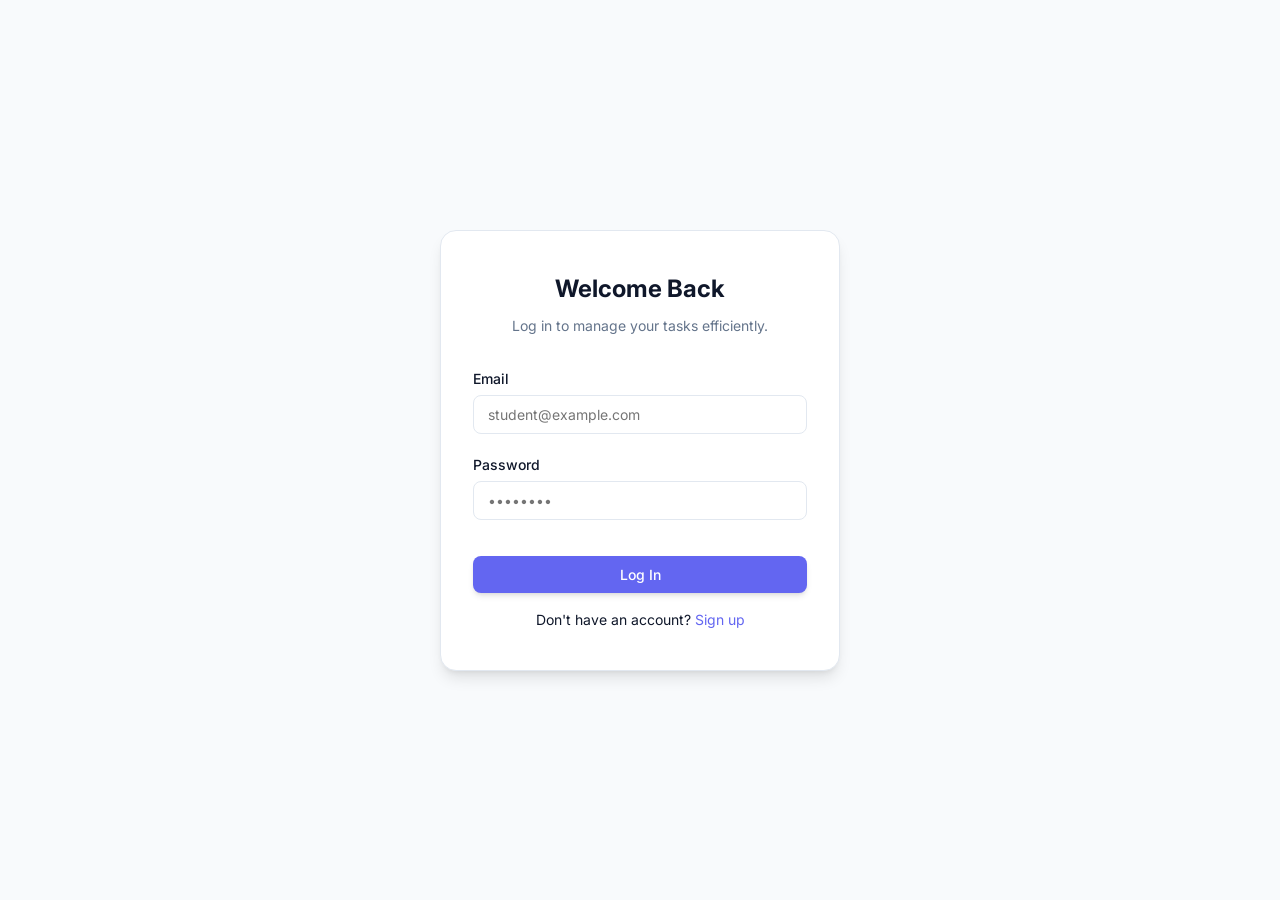
<file: login.html>
<!DOCTYPE html>
<html lang="en">
<head>
  <meta charset="UTF-8">
  <meta name="viewport" content="width=device-width, initial-scale=1.0">
  <title>Login - Student Task Manager</title>
  <link rel="stylesheet" href="styles.css">
</head>
<body>
  <div class="auth-wrapper">
    <div class="auth-card">
      <h1 class="auth-title">Welcome Back</h1>
      <p class="auth-subtitle">Log in to manage your tasks efficiently.</p>
      
      <form id="loginForm">
        <div class="form-group">
          <label class="form-label" for="email">Email</label>
          <input type="email" id="email" class="form-control" placeholder="student@example.com" required>
        </div>
        
        <div class="form-group">
          <label class="form-label" for="password">Password</label>
          <input type="password" id="password" class="form-control" placeholder="••••••••" required>
        </div>
        
        <button type="submit" class="btn btn-primary" style="width: 100%; margin-top: 1rem;">Log In</button>
      </form>
      
      <p class="text-center mt-2" style="font-size: 0.875rem;">
        Don't have an account? <a href="signup.html">Sign up</a>
      </p>
    </div>
  </div>

  <script src="app.js"></script>
  <script>
    document.getElementById('loginForm').addEventListener('submit', function(e) {
      e.preventDefault();
      // Dummy login
      localStorage.setItem('isAuthenticated', 'true');
      window.location.href = 'index.html';
    });
  </script>
</body>
</html>
</file>
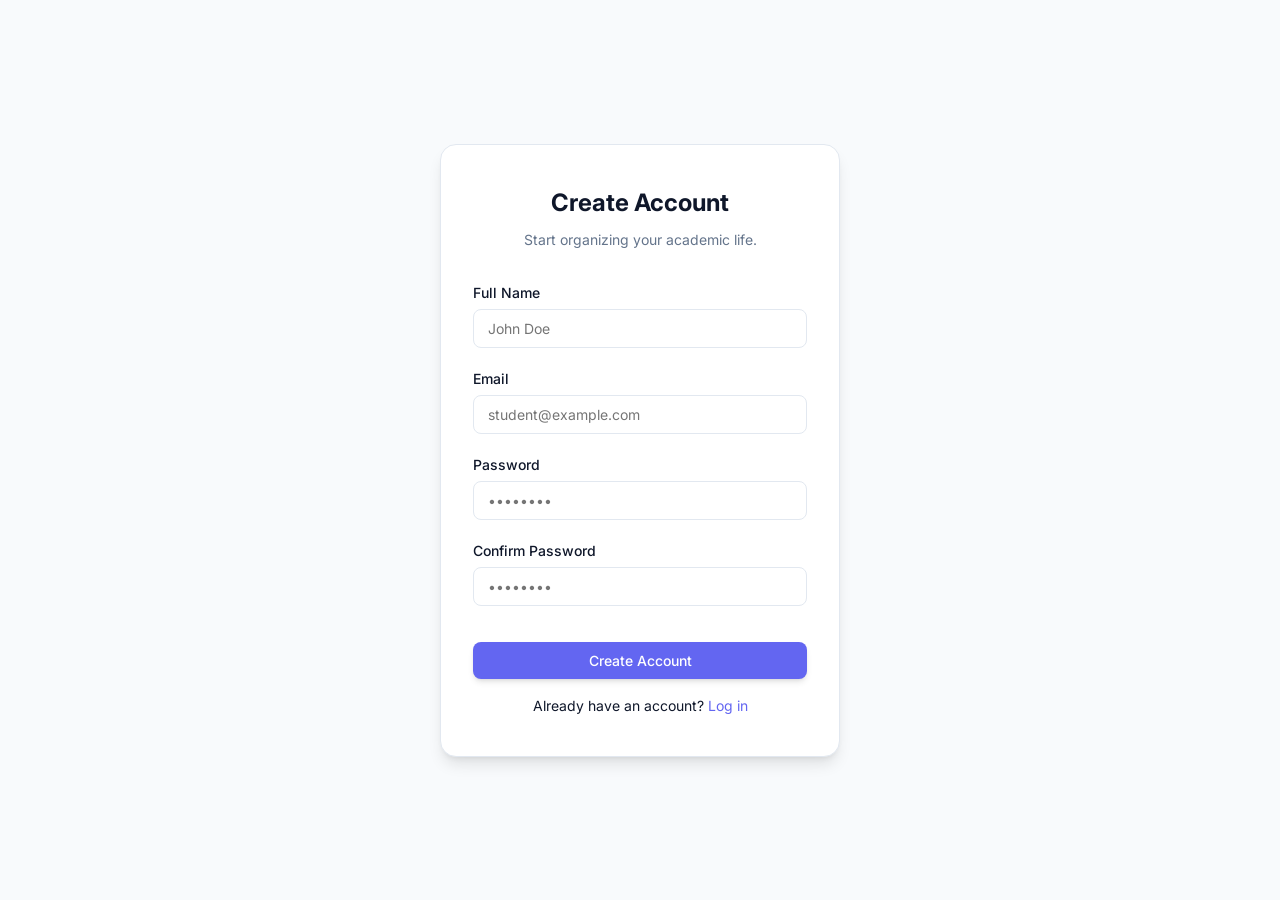
<file: signup.html>
<!DOCTYPE html>
<html lang="en">
<head>
  <meta charset="UTF-8">
  <meta name="viewport" content="width=device-width, initial-scale=1.0">
  <title>Sign Up - Student Task Manager</title>
  <link rel="stylesheet" href="styles.css">
</head>
<body>
  <div class="auth-wrapper">
    <div class="auth-card">
      <h1 class="auth-title">Create Account</h1>
      <p class="auth-subtitle">Start organizing your academic life.</p>
      
      <form id="signupForm">
        <div class="form-group">
          <label class="form-label" for="name">Full Name</label>
          <input type="text" id="name" class="form-control" placeholder="John Doe" required>
        </div>

        <div class="form-group">
          <label class="form-label" for="email">Email</label>
          <input type="email" id="email" class="form-control" placeholder="student@example.com" required>
        </div>
        
        <div class="form-group">
          <label class="form-label" for="password">Password</label>
          <input type="password" id="password" class="form-control" placeholder="••••••••" required>
        </div>

        <div class="form-group">
          <label class="form-label" for="confirmPassword">Confirm Password</label>
          <input type="password" id="confirmPassword" class="form-control" placeholder="••••••••" required>
        </div>
        
        <button type="submit" class="btn btn-primary" style="width: 100%; margin-top: 1rem;">Create Account</button>
      </form>
      
      <p class="text-center mt-2" style="font-size: 0.875rem;">
        Already have an account? <a href="login.html">Log in</a>
      </p>
    </div>
  </div>

  <script src="app.js"></script>
  <script>
    document.getElementById('signupForm').addEventListener('submit', function(e) {
      e.preventDefault();
      const pwd = document.getElementById('password').value;
      const cpwd = document.getElementById('confirmPassword').value;
      
      if (pwd !== cpwd) {
        alert('Passwords do not match!');
        return;
      }
      
      // Dummy signup
      localStorage.setItem('isAuthenticated', 'true');
      window.location.href = 'index.html';
    });
  </script>
</body>
</html>
</file>
<file: styles.css>
@import url('https://fonts.googleapis.com/css2?family=Inter:wght@300;400;500;600;700&display=swap');

:root {
  /* Colors - Light Theme */
  --primary: #6366f1; /* Indigo 500 */
  --primary-hover: #4f46e5; /* Indigo 600 */
  --bg-body: #f8fafc; /* Slate 50 */
  --bg-surface: #ffffff;
  --bg-input: #f1f5f9;
  --text-main: #0f172a; /* Slate 900 */
  --text-muted: #64748b; /* Slate 500 */
  --border-color: #e2e8f0; /* Slate 200 */
  
  /* Status Colors */
  --danger: #ef4444; 
  --danger-hover: #dc2626;
  --success: #10b981;
  --priority-low: #3b82f6;
  --priority-med: #f59e0b;
  --priority-high: #ef4444;
  
  /* UI Elements */
  --radius-sm: 0.375rem;
  --radius-md: 0.5rem;
  --radius-lg: 0.75rem;
  --radius-xl: 1rem;
  --shadow-sm: 0 1px 2px 0 rgb(0 0 0 / 0.05);
  --shadow-md: 0 4px 6px -1px rgb(0 0 0 / 0.1), 0 2px 4px -2px rgb(0 0 0 / 0.1);
  --shadow-lg: 0 10px 15px -3px rgb(0 0 0 / 0.1), 0 4px 6px -4px rgb(0 0 0 / 0.1);
  --transition: all 0.2s cubic-bezier(0.4, 0, 0.2, 1);
}

[data-theme="dark"] {
  --primary: #818cf8; /* Indigo 400 */
  --primary-hover: #6366f1; /* Indigo 500 */
  --bg-body: #0f172a; /* Slate 900 */
  --bg-surface: #1e293b; /* Slate 800 */
  --bg-input: #334155;
  --text-main: #f8fafc; /* Slate 50 */
  --text-muted: #94a3b8; /* Slate 400 */
  --border-color: #334155; /* Slate 700 */
  --shadow-sm: 0 1px 2px 0 rgb(0 0 0 / 0.25);
  --shadow-md: 0 4px 6px -1px rgb(0 0 0 / 0.3), 0 2px 4px -2px rgb(0 0 0 / 0.3);
  --shadow-lg: 0 10px 15px -3px rgb(0 0 0 / 0.4), 0 4px 6px -4px rgb(0 0 0 / 0.4);
}

/* Reset and Base Styles */
* {
  margin: 0;
  padding: 0;
  box-sizing: border-box;
}

body {
  font-family: 'Inter', sans-serif;
  background-color: var(--bg-body);
  color: var(--text-main);
  line-height: 1.5;
  transition: background-color 0.3s ease, color 0.3s ease;
  min-height: 100vh;
  display: flex;
  flex-direction: column;
}

a {
  color: var(--primary);
  text-decoration: none;
  transition: var(--transition);
}

a:hover {
  color: var(--primary-hover);
}

/* Utility Classes */
.container {
  max-width: 1200px;
  margin: 0 auto;
  padding: 0 1.5rem;
}

.text-center { text-align: center; }
.text-muted { color: var(--text-muted); }
.mt-1 { margin-top: 0.5rem; }
.mt-2 { margin-top: 1rem; }
.mb-2 { margin-bottom: 1rem; }
.mb-4 { margin-bottom: 2rem; }
.flex { display: flex; }
.items-center { align-items: center; }
.justify-between { justify-content: space-between; }
.gap-1 { gap: 0.5rem; }
.gap-2 { gap: 1rem; }

/* Buttons */
.btn {
  display: inline-flex;
  align-items: center;
  justify-content: center;
  padding: 0.625rem 1.25rem;
  font-size: 0.875rem;
  font-weight: 500;
  border-radius: var(--radius-md);
  border: none;
  cursor: pointer;
  transition: var(--transition);
  font-family: 'Inter', sans-serif;
}

.btn-primary {
  background-color: var(--primary);
  color: #ffffff;
  box-shadow: var(--shadow-md);
}

.btn-primary:hover {
  background-color: var(--primary-hover);
  transform: translateY(-1px);
  box-shadow: var(--shadow-lg);
}

.btn-danger {
  background-color: var(--danger);
  color: #ffffff;
}

.btn-danger:hover {
  background-color: var(--danger-hover);
}

.btn-outline {
  background-color: transparent;
  color: var(--text-main);
  border: 1px solid var(--border-color);
}

.btn-outline:hover {
  background-color: var(--bg-input);
  border-color: var(--text-muted);
}

.btn-icon {
  padding: 0.5rem;
  border-radius: var(--radius-md);
  background: transparent;
  border: none;
  color: var(--text-muted);
  cursor: pointer;
  transition: var(--transition);
  display: flex;
  align-items: center;
  justify-content: center;
}

.btn-icon:hover {
  background-color: var(--bg-input);
  color: var(--text-main);
}

/* Forms */
.form-group {
  margin-bottom: 1.25rem;
}

.form-label {
  display: block;
  font-size: 0.875rem;
  font-weight: 500;
  margin-bottom: 0.375rem;
  color: var(--text-main);
}

.form-control {
  width: 100%;
  padding: 0.625rem 0.875rem;
  font-size: 0.875rem;
  font-family: inherit;
  border-radius: var(--radius-md);
  border: 1px solid var(--border-color);
  background-color: var(--bg-surface);
  color: var(--text-main);
  transition: var(--transition);
}

.form-control:focus {
  outline: none;
  border-color: var(--primary);
  box-shadow: 0 0 0 3px rgba(99, 102, 241, 0.2);
}

[data-theme="dark"] .form-control:focus {
  box-shadow: 0 0 0 3px rgba(129, 140, 248, 0.25);
}

/* Auth Cards */
.auth-wrapper {
  display: flex;
  align-items: center;
  justify-content: center;
  min-height: 100vh;
  padding: 1.5rem;
}

.auth-card {
  width: 100%;
  max-width: 400px;
  background-color: var(--bg-surface);
  border-radius: var(--radius-xl);
  box-shadow: var(--shadow-lg);
  padding: 2.5rem 2rem;
  border: 1px solid var(--border-color);
}

.auth-title {
  font-size: 1.5rem;
  font-weight: 700;
  text-align: center;
  margin-bottom: 0.5rem;
}

.auth-subtitle {
  text-align: center;
  color: var(--text-muted);
  font-size: 0.875rem;
  margin-bottom: 2rem;
}

/* App Layout */
.app-layout {
  display: flex;
  min-height: 100vh;
}

/* Sidebar */
.sidebar {
  width: 260px;
  background-color: var(--bg-surface);
  border-right: 1px solid var(--border-color);
  display: flex;
  flex-direction: column;
  transition: transform 0.3s ease;
}

.sidebar-header {
  padding: 1.5rem;
  border-bottom: 1px solid var(--border-color);
  display: flex;
  align-items: center;
  gap: 0.75rem;
  font-weight: 700;
  font-size: 1.25rem;
  color: var(--primary);
}

.sidebar-nav {
  padding: 1.5rem 1rem;
  flex: 1;
}

.nav-item {
  display: flex;
  align-items: center;
  gap: 0.75rem;
  padding: 0.75rem 1rem;
  color: var(--text-muted);
  border-radius: var(--radius-md);
  margin-bottom: 0.5rem;
  font-weight: 500;
  transition: var(--transition);
}

.nav-item:hover, .nav-item.active {
  background-color: rgba(99, 102, 241, 0.1);
  color: var(--primary);
}

.sidebar-footer {
  padding: 1.5rem;
  border-top: 1px solid var(--border-color);
}

/* Progress Bar */
.progress-container {
  margin-top: 2rem;
}

.progress-header {
  display: flex;
  justify-content: space-between;
  font-size: 0.875rem;
  margin-bottom: 0.5rem;
  font-weight: 500;
}

.progress-track {
  width: 100%;
  height: 8px;
  background-color: var(--bg-input);
  border-radius: 4px;
  overflow: hidden;
}

.progress-fill {
  height: 100%;
  background-color: var(--success);
  border-radius: 4px;
  transition: width 0.5s cubic-bezier(0.4, 0, 0.2, 1);
}

/* Main Content */
.main-content {
  flex: 1;
  display: flex;
  flex-direction: column;
  overflow-x: hidden;
}

.topbar {
  background-color: var(--bg-surface);
  border-bottom: 1px solid var(--border-color);
  padding: 1rem 2rem;
  display: flex;
  justify-content: space-between;
  align-items: center;
  position: sticky;
  top: 0;
  z-index: 10;
}

.search-container {
  position: relative;
  width: 100%;
  max-width: 400px;
}

.search-input {
  width: 100%;
  padding: 0.625rem 1rem 0.625rem 2.5rem;
  border-radius: 2rem;
  border: 1px solid var(--border-color);
  background-color: var(--bg-input);
  color: var(--text-main);
  font-family: inherit;
  transition: var(--transition);
}

.search-input:focus {
  outline: none;
  background-color: var(--bg-surface);
  border-color: var(--primary);
  box-shadow: 0 0 0 3px rgba(99, 102, 241, 0.1);
}

.search-icon {
  position: absolute;
  left: 1rem;
  top: 50%;
  transform: translateY(-50%);
  color: var(--text-muted);
  width: 18px;
  height: 18px;
}

.topbar-actions {
  display: flex;
  align-items: center;
  gap: 1rem;
}

/* Dashboard Content */
.dashboard-content {
  padding: 2rem;
  flex: 1;
}

.dashboard-header {
  display: flex;
  justify-content: space-between;
  align-items: flex-end;
  margin-bottom: 2rem;
  flex-wrap: wrap;
  gap: 1rem;
}

.filters {
  display: flex;
  gap: 1rem;
  flex-wrap: wrap;
}

.filter-select {
  padding: 0.5rem 1rem;
  border-radius: var(--radius-md);
  border: 1px solid var(--border-color);
  background-color: var(--bg-surface);
  color: var(--text-main);
  font-family: inherit;
  font-size: 0.875rem;
  cursor: pointer;
  outline: none;
}

.filter-select:focus {
  border-color: var(--primary);
}

/* Tasks Grid */
.tasks-grid {
  display: grid;
  grid-template-columns: repeat(auto-fill, minmax(300px, 1fr));
  gap: 1.5rem;
}

.task-card {
  background-color: var(--bg-surface);
  border-radius: var(--radius-xl);
  padding: 1.5rem;
  border: 1px solid var(--border-color);
  box-shadow: var(--shadow-sm);
  transition: var(--transition);
  position: relative;
  display: flex;
  flex-direction: column;
}

.task-card:hover {
  box-shadow: var(--shadow-lg);
  transform: translateY(-4px);
}

.task-header {
  display: flex;
  justify-content: space-between;
  align-items: flex-start;
  margin-bottom: 1rem;
}

.task-title {
  font-weight: 600;
  font-size: 1.125rem;
  color: var(--text-main);
  margin-bottom: 0.25rem;
}

.task-desc {
  color: var(--text-muted);
  font-size: 0.875rem;
  margin-bottom: 1rem;
  flex: 1;
  display: -webkit-box;
  -webkit-line-clamp: 3;
  line-clamp: 3;
  -webkit-box-orient: vertical;
  overflow: hidden;
}

.badge {
  display: inline-flex;
  align-items: center;
  padding: 0.25rem 0.625rem;
  border-radius: 2rem;
  font-size: 0.75rem;
  font-weight: 600;
}

.badge-low { background-color: rgba(59, 130, 246, 0.1); color: var(--priority-low); }
.badge-med { background-color: rgba(245, 158, 11, 0.1); color: var(--priority-med); }
.badge-high { background-color: rgba(239, 68, 68, 0.1); color: var(--priority-high); }

.badge-pending { background-color: rgba(100, 116, 139, 0.1); color: var(--text-muted); }
.badge-complete { background-color: rgba(16, 185, 129, 0.1); color: var(--success); }

.task-meta {
  display: flex;
  justify-content: space-between;
  align-items: center;
  margin-top: auto;
  padding-top: 1rem;
  border-top: 1px solid var(--border-color);
  font-size: 0.875rem;
  color: var(--text-muted);
}

.task-actions {
  display: flex;
  gap: 0.5rem;
}

.task-complete-toggle {
  display: flex;
  align-items: center;
  justify-content: center;
  width: 24px;
  height: 24px;
  border-radius: 50%;
  border: 2px solid var(--border-color);
  cursor: pointer;
  transition: var(--transition);
  color: transparent;
}

.task-card.completed .task-complete-toggle {
  background-color: var(--success);
  border-color: var(--success);
  color: white;
}

.task-card.completed .task-title {
  text-decoration: line-through;
  color: var(--text-muted);
}

/* Modal */
.modal-overlay {
  position: fixed;
  top: 0;
  left: 0;
  right: 0;
  bottom: 0;
  background-color: rgba(0, 0, 0, 0.5);
  backdrop-filter: blur(4px);
  display: flex;
  align-items: center;
  justify-content: center;
  z-index: 50;
  opacity: 0;
  pointer-events: none;
  transition: opacity 0.3s ease;
}

.modal-overlay.active {
  opacity: 1;
  pointer-events: auto;
}

.modal {
  background-color: var(--bg-surface);
  border-radius: var(--radius-xl);
  width: 100%;
  max-width: 500px;
  padding: 2rem;
  box-shadow: var(--shadow-lg);
  transform: translateY(20px) scale(0.95);
  transition: all 0.3s cubic-bezier(0.4, 0, 0.2, 1);
  border: 1px solid var(--border-color);
}

.modal-overlay.active .modal {
  transform: translateY(0) scale(1);
}

.modal-header {
  display: flex;
  justify-content: space-between;
  align-items: center;
  margin-bottom: 1.5rem;
}

.modal-title {
  font-size: 1.25rem;
  font-weight: 600;
}

.modal-close {
  background: transparent;
  border: none;
  font-size: 1.5rem;
  color: var(--text-muted);
  cursor: pointer;
}

.modal-actions {
  display: flex;
  justify-content: flex-end;
  gap: 1rem;
  margin-top: 2rem;
}

/* Empty State */
.empty-state {
  display: flex;
  flex-direction: column;
  align-items: center;
  justify-content: center;
  text-align: center;
  padding: 4rem 2rem;
  color: var(--text-muted);
}

.empty-icon {
  width: 64px;
  height: 64px;
  margin-bottom: 1rem;
  color: var(--border-color);
}

/* Calendar View */
.calendar-container {
  background-color: var(--bg-surface);
  border-radius: var(--radius-xl);
  border: 1px solid var(--border-color);
  box-shadow: var(--shadow-sm);
  overflow: hidden;
}

.calendar-day-headers {
  display: grid;
  grid-template-columns: repeat(7, 1fr);
  text-align: center;
  font-weight: 600;
  padding: 1rem 0;
  border-bottom: 1px solid var(--border-color);
  background-color: var(--bg-input);
  font-size: 0.875rem;
  color: var(--text-muted);
}

.calendar-grid {
  display: grid;
  grid-template-columns: repeat(7, 1fr);
  gap: 1px;
  background-color: var(--border-color);
}

.calendar-cell {
  background-color: var(--bg-surface);
  min-height: 100px;
  padding: 0.5rem;
  transition: var(--transition);
  cursor: pointer;
  position: relative;
}

.calendar-cell:hover {
  background-color: var(--bg-input);
}

.calendar-cell.other-month {
  color: var(--text-muted);
  background-color: var(--bg-input);
  opacity: 0.5;
}

.calendar-cell.today {
  background-color: rgba(99, 102, 241, 0.05);
}

.calendar-cell .date-num {
  font-weight: 500;
  display: flex;
  align-items: center;
  justify-content: center;
  width: 28px;
  height: 28px;
  border-radius: 50%;
  margin-bottom: 0.5rem;
}

.calendar-cell.today .date-num {
  background-color: var(--primary);
  color: white;
}

.task-dots {
  display: flex;
  flex-direction: column;
  gap: 4px;
}

.task-dot {
  font-size: 0.75rem;
  padding: 2px 6px;
  border-radius: 4px;
  white-space: nowrap;
  overflow: hidden;
  text-overflow: ellipsis;
  color: white;
  background-color: var(--primary);
}
.task-dot.high { background-color: var(--danger); }
.task-dot.medium { background-color: var(--priority-med); }
.task-dot.low { background-color: var(--priority-low); }

/* Profile View */
.profile-wrapper {
  display: flex;
  gap: 2rem;
  align-items: flex-start;
}

.profile-sidebar {
  background-color: var(--bg-surface);
  border-radius: var(--radius-xl);
  padding: 2rem;
  border: 1px solid var(--border-color);
  box-shadow: var(--shadow-sm);
  width: 300px;
  flex-shrink: 0;
  display: flex;
  flex-direction: column;
  align-items: center;
}

.avatar-circle-lg {
  width: 120px;
  height: 120px;
  border-radius: 50%;
  background-color: var(--primary);
  color: white;
  display: flex;
  align-items: center;
  justify-content: center;
  font-size: 3rem;
  font-weight: 700;
  box-shadow: var(--shadow-md);
}

.profile-form-container {
  background-color: var(--bg-surface);
  border-radius: var(--radius-xl);
  padding: 2rem;
  border: 1px solid var(--border-color);
  box-shadow: var(--shadow-sm);
  flex: 1;
}

/* Mobile Sidebar Toggle */
.mobile-toggle {
  display: none;
}

@media (max-width: 768px) {
  .sidebar {
    position: fixed;
    height: 100vh;
    z-index: 40;
    transform: translateX(-100%);
  }
  
  .sidebar.open {
    transform: translateX(0);
    box-shadow: var(--shadow-lg);
  }
  
  .mobile-toggle {
    display: flex;
  }
  
  .filters {
    width: 100%;
  }
  
  .filter-select {
    flex: 1;
  }
  
  .profile-wrapper {
    flex-direction: column;
  }
  
  .profile-sidebar {
    width: 100%;
  }
}
</file>
